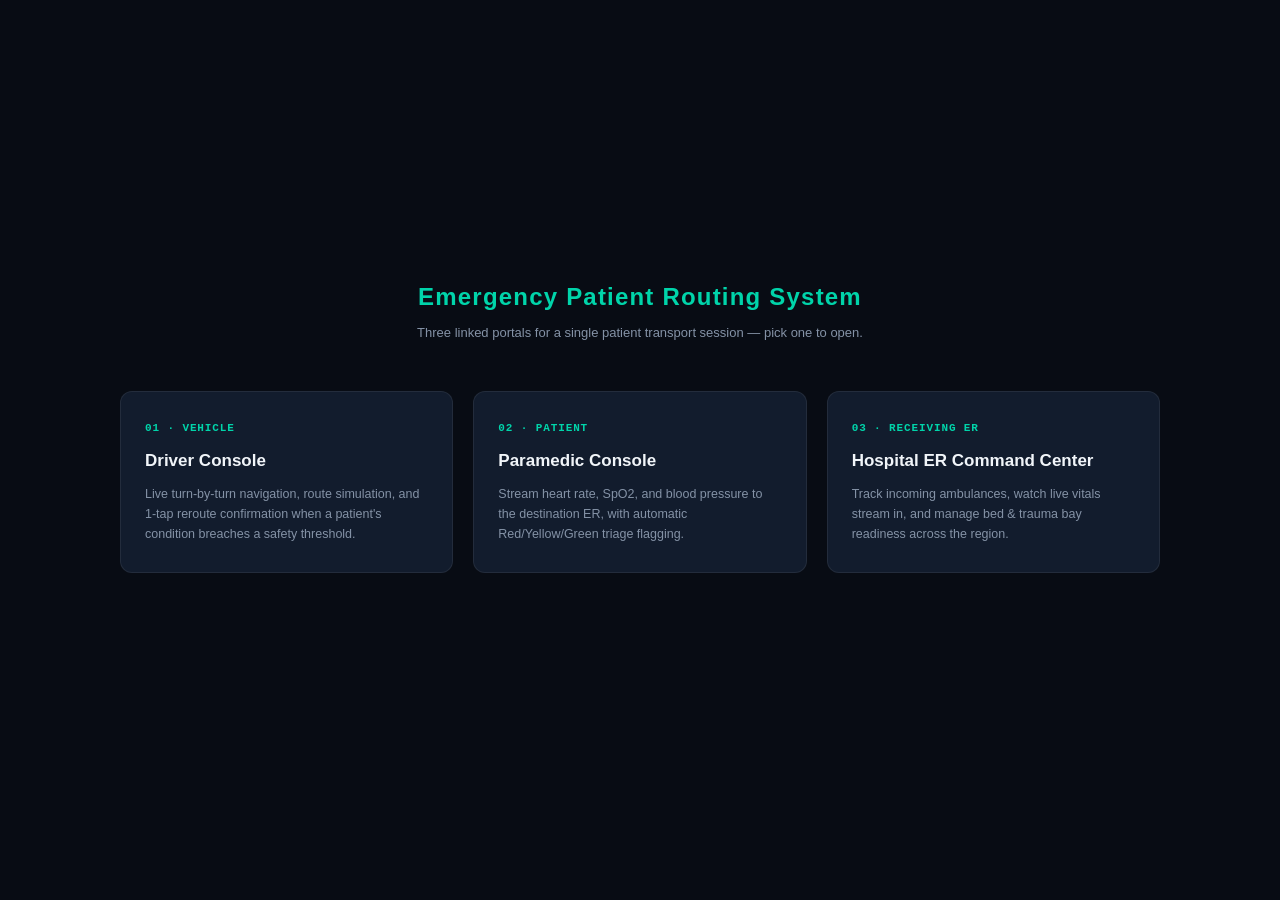
<file: frontend/index.html>
<!DOCTYPE html>
<html lang="en">
<head>
  <meta charset="UTF-8">
  <meta name="viewport" content="width=device-width, initial-scale=1.0">
  <title>Emergency Patient Routing System</title>
  <link rel="stylesheet" href="css/style.css">
</head>
<body>
  <div class="portal-landing">
    <h1 class="portal-title">Emergency Patient Routing System</h1>
    <p class="portal-subtitle">Three linked portals for a single patient transport session — pick one to open.</p>

    <div class="portal-cards-grid">
      <!-- 01 VEHICLE -->
      <a href="driver.html" target="_blank" class="portal-card">
        <div class="card-meta">01 · VEHICLE</div>
        <div class="card-heading">Driver Console</div>
        <div class="card-desc">
          Live turn-by-turn navigation, route simulation, and 1-tap reroute confirmation when a patient's condition breaches a safety threshold.
        </div>
      </a>

      <!-- 02 PATIENT -->
      <a href="paramedic.html" target="_blank" class="portal-card">
        <div class="card-meta">02 · PATIENT</div>
        <div class="card-heading">Paramedic Console</div>
        <div class="card-desc">
          Stream heart rate, SpO2, and blood pressure to the destination ER, with automatic Red/Yellow/Green triage flagging.
        </div>
      </a>

      <!-- 03 RECEIVING ER -->
      <a href="hospital.html" target="_blank" class="portal-card">
        <div class="card-meta">03 · RECEIVING ER</div>
        <div class="card-heading">Hospital ER Command Center</div>
        <div class="card-desc">
          Track incoming ambulances, watch live vitals stream in, and manage bed & trauma bay readiness across the region.
        </div>
      </a>
    </div>
  </div>
</body>
</html>
</file>
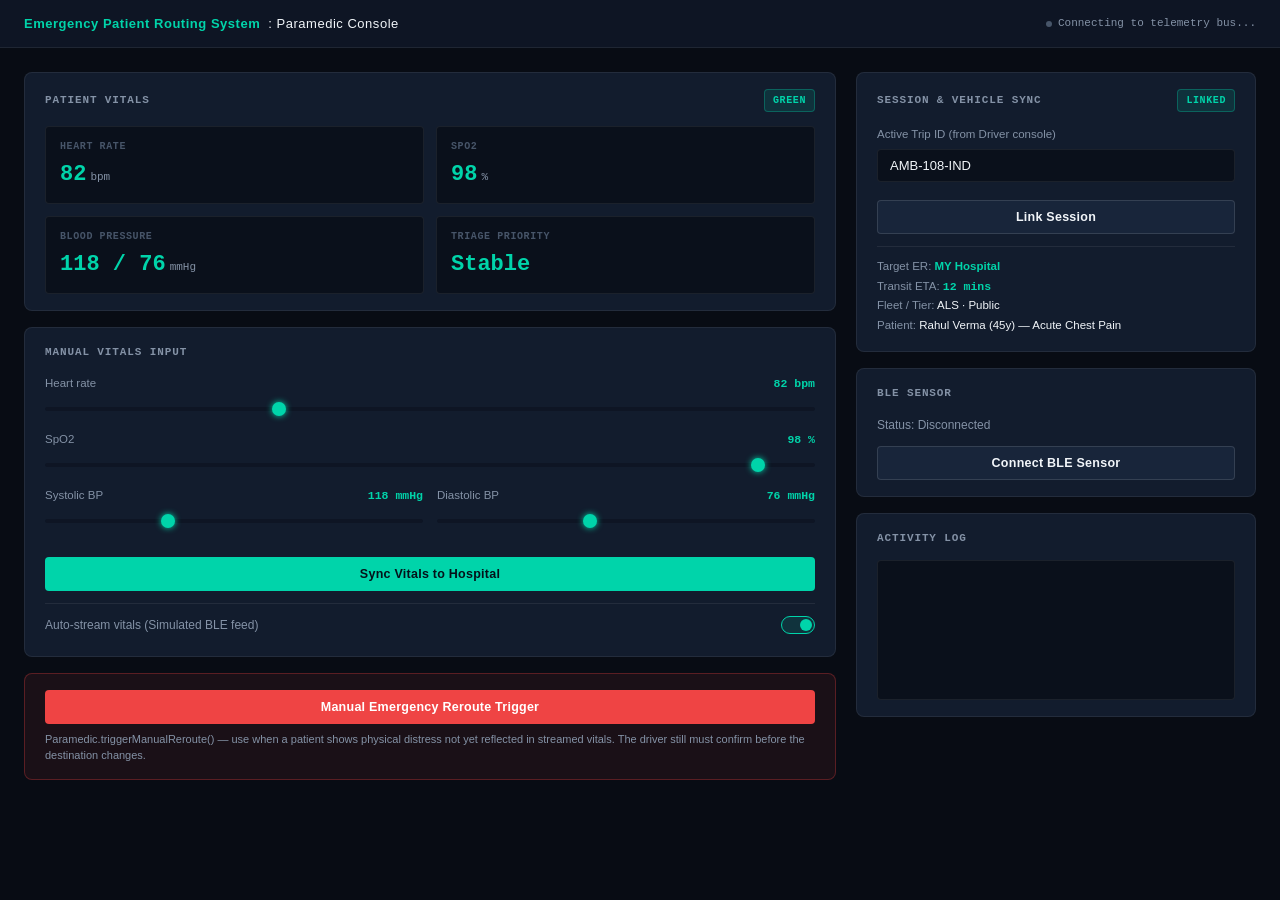
<file: frontend/paramedic.html>
<!DOCTYPE html>
<html lang="en">
<head>
  <meta charset="UTF-8">
  <meta name="viewport" content="width=device-width, initial-scale=1.0">
  <title>Emergency Patient Routing System : Paramedic Console</title>
  <link rel="stylesheet" href="css/style.css">
  <script src="https://cdn.socket.io/4.7.2/socket.io.min.js"></script>
</head>
<body>
  <header class="top-header">
    <div class="brand">
      Emergency Patient Routing System <span>: Paramedic Console</span>
    </div>
    <div id="connection-badge" class="connection-badge">
      Connecting to telemetry bus...
    </div>
  </header>

  <main class="main-wrapper">
    <div class="dashboard-grid">
      <div class="left-panel">
        <div class="card-panel">
          <div class="card-panel-header">
            <span>Patient Vitals</span>
            <span id="triage-badge" class="badge-status">GREEN</span>
          </div>
          <div class="vitals-summary-grid">
            <div class="vital-box">
              <div class="vital-label">Heart Rate</div>
              <div class="vital-val" id="disp-hr">82 <span class="unit">bpm</span></div>
            </div>
            <div class="vital-box">
              <div class="vital-label">SpO2</div>
              <div class="vital-val" id="disp-spo2">98 <span class="unit">%</span></div>
            </div>
            <div class="vital-box">
              <div class="vital-label">Blood Pressure</div>
              <div class="vital-val" id="disp-bp">118 / 76 <span class="unit">mmHg</span></div>
            </div>
            <div class="vital-box">
              <div class="vital-label">Triage Priority</div>
              <div class="vital-val" id="disp-triage">Stable</div>
            </div>
          </div>
        </div>

        <div class="card-panel">
          <div class="card-panel-header">
            <span>Manual Vitals Input</span>
          </div>

          <div class="form-field">
            <div class="input-group-text">
              <span>Heart rate</span>
              <span id="val-slider-hr" class="curr-val">82 bpm</span>
            </div>
            <input type="range" min="40" max="180" value="82" class="range-slider" id="slider-hr">
          </div>

          <div class="form-field">
            <div class="input-group-text">
              <span>SpO2</span>
              <span id="val-slider-spo2" class="curr-val">98 %</span>
            </div>
            <input type="range" min="70" max="100" value="98" class="range-slider" id="slider-spo2">
          </div>

          <div style="display: grid; grid-template-columns: 1fr 1fr; gap: 14px;">
            <div class="form-field">
              <div class="input-group-text">
                <span>Systolic BP</span>
                <span id="val-slider-sbp" class="curr-val">118 mmHg</span>
              </div>
              <input type="range" min="70" max="220" value="118" class="range-slider" id="slider-sbp">
            </div>

            <div class="form-field">
              <div class="input-group-text">
                <span>Diastolic BP</span>
                <span id="val-slider-dbp" class="curr-val">76 mmHg</span>
              </div>
              <input type="range" min="40" max="130" value="76" class="range-slider" id="slider-dbp">
            </div>
          </div>

          <button id="btn-sync-vitals" class="btn btn-primary" style="margin-top: 14px;">
            Sync Vitals to Hospital
          </button>

          <div class="toggle-row" style="margin-top: 12px; border-top: 1px solid var(--border-subtle); padding-top: 12px;">
            <span class="toggle-label">Auto-stream vitals (Simulated BLE feed)</span>
            <label class="switch">
              <input type="checkbox" id="toggle-autostream" checked>
              <span class="slider"></span>
            </label>
          </div>
        </div>

        <div class="card-panel" style="background: rgba(239, 68, 68, 0.08); border-color: rgba(239, 68, 68, 0.3);">
          <button id="btn-manual-reroute" class="btn btn-danger">
            Manual Emergency Reroute Trigger
          </button>
          <p style="font-size: 11px; color: var(--text-muted); margin-top: 8px; line-height: 1.4;">
            Paramedic.triggerManualReroute() — use when a patient shows physical distress not yet reflected in streamed vitals. The driver still must confirm before the destination changes.
          </p>
        </div>
      </div>

      <div class="right-panel">
        <div class="card-panel">
          <div class="card-panel-header">
            <span>Session &amp; Vehicle Sync</span>
            <span id="session-sync-badge" class="badge-status">LINKED</span>
          </div>
          <div class="form-field">
            <label for="trip-id-input">Active Trip ID (from Driver console)</label>
            <input type="text" id="trip-id-input" class="input-text" value="AMB-108-IND" placeholder="e.g. AMB-002913">
          </div>
          <button id="btn-link-session" class="btn btn-dark" style="margin-top: 4px; margin-bottom: 12px;">
            Link Session
          </button>

          <!-- Synchronized Trip Details from Driver -->
          <div style="font-size: 11.5px; color: var(--text-muted); line-height: 1.7; border-top: 1px solid var(--border-subtle); padding-top: 10px;">
            <div>Target ER: <strong style="color: var(--primary);" id="paramedic-dest">MY Hospital</strong></div>
            <div>Transit ETA: <strong style="color: var(--primary); font-family: var(--font-mono);" id="paramedic-eta">12 mins</strong></div>
            <div>Fleet / Tier: <span style="color: var(--text-main);" id="paramedic-tier">ALS · Public</span></div>
            <div>Patient: <span style="color: var(--text-main);" id="paramedic-patient">Rahul Verma (45y) — Acute Chest Pain</span></div>
          </div>
        </div>

        <div class="card-panel">
          <div class="card-panel-header">
            <span>BLE Sensor</span>
          </div>
          <div style="font-size: 12px; color: var(--text-muted); margin-bottom: 12px;" id="sensor-status-label">
            Status: Disconnected
          </div>
          <button id="btn-connect-sensor" class="btn btn-dark">
            Connect BLE Sensor
          </button>
        </div>

        <div class="card-panel">
          <div class="card-panel-header">
            <span>Activity Log</span>
          </div>
          <div id="paramedic-log" class="activity-log-window"></div>
        </div>
      </div>
    </div>
  </main>

  <script src="js/api.js"></script>
  <script src="js/paramedic.js"></script>
</body>
</html>
</file>
<file: frontend/css/style.css>
/* ==========================================================================
   Emergency Patient Routing System (RET-RP)
   Professional Dark Medical & Operations Center Theme
   Clean, Modern, Enterprise Grade — No Emojis, Precise Typography
   ========================================================================== */

:root {
  --bg-body: #080c14;
  --bg-surface: #0e1524;
  --bg-card: #121c2d;
  --bg-card-hover: #17243a;
  --bg-input: #0a101b;

  --border-subtle: rgba(255, 255, 255, 0.07);
  --border-medium: rgba(255, 255, 255, 0.12);
  --border-focus: #00d4aa;

  --primary: #00d4aa;
  --primary-hover: #00b894;
  --primary-glow: rgba(0, 212, 170, 0.25);
  --primary-subtle: rgba(0, 212, 170, 0.12);

  --danger: #ef4444;
  --danger-hover: #dc2626;
  --danger-subtle: rgba(239, 68, 68, 0.15);

  --warning: #f59e0b;
  --warning-subtle: rgba(245, 158, 11, 0.15);

  --info: #38bdf8;
  --info-subtle: rgba(56, 189, 248, 0.12);

  --text-main: #f1f5f9;
  --text-muted: #8492a6;
  --text-dim: #475569;

  --radius-sm: 4px;
  --radius-md: 8px;
  --radius-lg: 12px;

  --font-family: -apple-system, BlinkMacSystemFont, "Segoe UI", Roboto, "Helvetica Neue", Arial, sans-serif;
  --font-mono: "SFMono-Regular", Consolas, "Liberation Mono", Menlo, Courier, monospace;
}

*, *::before, *::after {
  box-sizing: border-box;
  margin: 0;
  padding: 0;
}

body {
  background-color: var(--bg-body);
  color: var(--text-main);
  font-family: var(--font-family);
  font-size: 14px;
  line-height: 1.5;
  min-height: 100vh;
  -webkit-font-smoothing: antialiased;
}

a {
  color: inherit;
  text-decoration: none;
}

/* Header Bar */
.top-header {
  height: 48px;
  background: var(--bg-surface);
  border-bottom: 1px solid var(--border-subtle);
  display: flex;
  align-items: center;
  justify-content: space-between;
  padding: 0 24px;
}

.top-header .brand {
  font-size: 13px;
  font-weight: 600;
  letter-spacing: 0.04em;
  color: var(--primary);
  display: flex;
  align-items: center;
  gap: 8px;
}

.top-header .brand span {
  color: var(--text-main);
  font-weight: 500;
}

.top-header .connection-badge {
  font-size: 11px;
  font-family: var(--font-mono);
  color: var(--text-muted);
  display: flex;
  align-items: center;
  gap: 6px;
}

.top-header .connection-badge::before {
  content: "";
  display: inline-block;
  width: 6px;
  height: 6px;
  border-radius: 50%;
  background: var(--text-dim);
}

.top-header .connection-badge.connected::before {
  background: var(--primary);
  box-shadow: 0 0 8px var(--primary);
}

.top-header .connection-badge.disconnected::before {
  background: var(--danger);
}

/* Layout Containers */
.main-wrapper {
  padding: 24px;
  max-width: 1600px;
  margin: 0 auto;
}

.portal-landing {
  min-height: calc(100vh - 48px);
  display: flex;
  flex-direction: column;
  align-items: center;
  justify-content: center;
  text-align: center;
  padding: 40px 20px;
}

.portal-title {
  font-size: 24px;
  font-weight: 700;
  letter-spacing: 0.05em;
  color: var(--primary);
  margin-bottom: 8px;
}

.portal-subtitle {
  font-size: 13px;
  color: var(--text-muted);
  margin-bottom: 48px;
  max-width: 600px;
}

.portal-cards-grid {
  display: grid;
  grid-template-columns: repeat(3, 1fr);
  gap: 20px;
  max-width: 1040px;
  width: 100%;
}

@media (max-width: 900px) {
  .portal-cards-grid {
    grid-template-columns: 1fr;
  }
}

.portal-card {
  background: var(--bg-card);
  border: 1px solid var(--border-subtle);
  border-radius: var(--radius-lg);
  padding: 28px 24px;
  text-align: left;
  transition: all 0.2s ease-in-out;
  display: flex;
  flex-direction: column;
  cursor: pointer;
}

.portal-card:hover {
  background: var(--bg-card-hover);
  border-color: var(--border-medium);
  transform: translateY(-2px);
  box-shadow: 0 12px 28px rgba(0, 0, 0, 0.4);
}

.portal-card .card-meta {
  font-size: 11px;
  font-family: var(--font-mono);
  font-weight: 600;
  letter-spacing: 0.08em;
  color: var(--primary);
  margin-bottom: 12px;
}

.portal-card .card-heading {
  font-size: 17px;
  font-weight: 600;
  color: var(--text-main);
  margin-bottom: 10px;
}

.portal-card .card-desc {
  font-size: 12.5px;
  line-height: 1.6;
  color: var(--text-muted);
}

/* Card Component */
.card-panel {
  background: var(--bg-card);
  border: 1px solid var(--border-subtle);
  border-radius: var(--radius-md);
  padding: 16px 20px;
  margin-bottom: 16px;
  position: relative;
}

.card-panel-header {
  font-size: 11px;
  font-family: var(--font-mono);
  font-weight: 700;
  letter-spacing: 0.08em;
  text-transform: uppercase;
  color: var(--text-muted);
  margin-bottom: 14px;
  display: flex;
  align-items: center;
  justify-content: space-between;
}

.badge-status {
  padding: 3px 8px;
  font-size: 10px;
  font-weight: 700;
  letter-spacing: 0.06em;
  text-transform: uppercase;
  border-radius: var(--radius-sm);
  background: var(--primary-subtle);
  color: var(--primary);
  border: 1px solid rgba(0, 212, 170, 0.3);
}

.badge-status.red {
  background: var(--danger-subtle);
  color: var(--danger);
  border-color: rgba(239, 68, 68, 0.4);
}

.badge-status.yellow {
  background: var(--warning-subtle);
  color: var(--warning);
  border-color: rgba(245, 158, 11, 0.4);
}

.dashboard-grid {
  display: grid;
  grid-template-columns: 1fr 400px;
  gap: 20px;
}

@media (max-width: 1080px) {
  .dashboard-grid {
    grid-template-columns: 1fr;
  }
}

/* Vitals Summary Grid */
.vitals-summary-grid {
  display: grid;
  grid-template-columns: 1fr 1fr;
  gap: 12px;
}

.vital-box {
  background: var(--bg-input);
  border: 1px solid var(--border-subtle);
  border-radius: var(--radius-sm);
  padding: 12px 14px;
}

.vital-box .vital-label {
  font-size: 10px;
  font-family: var(--font-mono);
  font-weight: 600;
  letter-spacing: 0.06em;
  color: var(--text-dim);
  text-transform: uppercase;
  margin-bottom: 4px;
}

.vital-box .vital-val {
  font-size: 22px;
  font-family: var(--font-mono);
  font-weight: 700;
  color: var(--primary);
  display: flex;
  align-items: baseline;
  gap: 4px;
}

.vital-box .vital-val.red {
  color: var(--danger);
}

.vital-box .vital-val .unit {
  font-size: 11px;
  font-weight: 400;
  color: var(--text-muted);
}

/* Inputs & Sliders */
.form-field {
  margin-bottom: 14px;
}

.form-field label {
  display: block;
  font-size: 11.5px;
  color: var(--text-muted);
  margin-bottom: 6px;
}

.form-field .input-group-text {
  display: flex;
  justify-content: space-between;
  align-items: center;
  font-size: 11.5px;
  color: var(--text-muted);
  margin-bottom: 4px;
}

.form-field .input-group-text .curr-val {
  font-family: var(--font-mono);
  color: var(--primary);
  font-weight: 600;
}

.range-slider {
  -webkit-appearance: none;
  appearance: none;
  width: 100%;
  height: 4px;
  background: var(--bg-surface);
  border-radius: 2px;
  outline: none;
}

.range-slider::-webkit-slider-thumb {
  -webkit-appearance: none;
  appearance: none;
  width: 14px;
  height: 14px;
  border-radius: 50%;
  background: var(--primary);
  cursor: pointer;
  box-shadow: 0 0 6px var(--primary);
}

.range-slider::-moz-range-thumb {
  width: 14px;
  height: 14px;
  border-radius: 50%;
  background: var(--primary);
  cursor: pointer;
  box-shadow: 0 0 6px var(--primary);
}

.input-text, select.input-select {
  width: 100%;
  background: var(--bg-input);
  border: 1px solid var(--border-subtle);
  border-radius: var(--radius-sm);
  padding: 8px 12px;
  color: var(--text-main);
  font-family: inherit;
  font-size: 13px;
  outline: none;
  transition: border-color 0.15s;
}

.input-text:focus, select.input-select:focus {
  border-color: var(--primary);
}

/* Toggle Switch */
.toggle-row {
  display: flex;
  align-items: center;
  justify-content: space-between;
  padding: 6px 0;
}

.toggle-row .toggle-label {
  font-size: 12px;
  color: var(--text-muted);
}

.switch {
  position: relative;
  display: inline-block;
  width: 34px;
  height: 18px;
}

.switch input {
  opacity: 0;
  width: 0;
  height: 0;
}

.slider {
  position: absolute;
  cursor: pointer;
  top: 0;
  left: 0;
  right: 0;
  bottom: 0;
  background-color: var(--bg-surface);
  border: 1px solid var(--border-subtle);
  transition: 0.2s;
  border-radius: 18px;
}

.slider:before {
  position: absolute;
  content: "";
  height: 12px;
  width: 12px;
  left: 2px;
  bottom: 2px;
  background-color: var(--text-dim);
  transition: 0.2s;
  border-radius: 50%;
}

input:checked + .slider {
  background-color: var(--primary-subtle);
  border-color: var(--primary);
}

input:checked + .slider:before {
  transform: translateX(16px);
  background-color: var(--primary);
}

/* Buttons */
.btn {
  display: inline-flex;
  align-items: center;
  justify-content: center;
  gap: 8px;
  padding: 9px 16px;
  font-family: inherit;
  font-size: 12.5px;
  font-weight: 600;
  letter-spacing: 0.02em;
  border-radius: var(--radius-sm);
  border: 1px solid transparent;
  cursor: pointer;
  transition: all 0.15s ease;
  width: 100%;
}

.btn-primary {
  background: var(--primary);
  color: #04121a;
}

.btn-primary:hover {
  background: var(--primary-hover);
}

.btn-danger {
  background: var(--danger);
  color: #fff;
}

.btn-danger:hover {
  background: var(--danger-hover);
}

.btn-outline {
  background: transparent;
  border-color: var(--border-medium);
  color: var(--text-main);
}

.btn-outline:hover {
  background: var(--bg-surface);
  border-color: var(--text-muted);
}

.btn-dark {
  background: #18253a;
  border-color: var(--border-medium);
  color: var(--text-main);
}

.btn-dark:hover {
  background: #20314d;
}

/* Logs */
.activity-log-window {
  background: var(--bg-input);
  border: 1px solid var(--border-subtle);
  border-radius: var(--radius-sm);
  height: 140px;
  overflow-y: auto;
  padding: 8px 12px;
  font-family: var(--font-mono);
  font-size: 11px;
  color: var(--text-muted);
}

.activity-log-entry {
  padding: 3px 0;
  display: flex;
  gap: 8px;
  border-bottom: 1px solid rgba(255, 255, 255, 0.03);
}

.activity-log-entry .time {
  color: var(--text-dim);
  flex-shrink: 0;
}

.activity-log-entry .message {
  color: var(--text-main);
}

.activity-log-entry.red .message {
  color: var(--danger);
}

.activity-log-entry.teal .message {
  color: var(--primary);
}

/* Map Container */
.map-container {
  width: 100%;
  height: 540px;
  border-radius: var(--radius-sm);
  border: 1px solid var(--border-subtle);
  background: var(--bg-input);
  overflow: hidden;
  position: relative;
}

.leaflet-tile-pane {
  filter: brightness(0.7) invert(1) contrast(3) hue-rotate(200deg) saturate(0.35);
}

/* Reroute Modal */
.modal-overlay {
  position: fixed;
  top: 0;
  left: 0;
  right: 0;
  bottom: 0;
  background: rgba(4, 8, 14, 0.85);
  backdrop-filter: blur(4px);
  display: flex;
  align-items: center;
  justify-content: center;
  z-index: 9999;
}

.modal-overlay.hidden {
  display: none;
}

.reroute-modal-card {
  background: var(--bg-card);
  border: 1px solid var(--danger);
  border-radius: var(--radius-md);
  width: 480px;
  max-width: 90vw;
  padding: 24px;
  box-shadow: 0 0 40px rgba(239, 68, 68, 0.25);
}

.reroute-modal-card .alert-tag {
  display: inline-block;
  font-size: 10px;
  font-family: var(--font-mono);
  font-weight: 700;
  letter-spacing: 0.08em;
  color: var(--danger);
  background: var(--danger-subtle);
  border: 1px solid var(--danger);
  padding: 2px 8px;
  border-radius: 3px;
  margin-bottom: 12px;
}

.reroute-modal-card .alert-title {
  font-size: 17px;
  font-weight: 700;
  color: var(--text-main);
  margin-bottom: 8px;
}

.reroute-modal-card .alert-desc {
  font-size: 13px;
  color: var(--text-muted);
  line-height: 1.5;
  margin-bottom: 18px;
}

.reroute-modal-card .detail-box {
  background: var(--bg-input);
  border: 1px solid var(--border-subtle);
  border-radius: var(--radius-sm);
  padding: 12px;
  margin-bottom: 20px;
}

.reroute-modal-card .detail-row {
  display: flex;
  justify-content: space-between;
  font-size: 12px;
  margin-bottom: 6px;
}

.reroute-modal-card .detail-row .lbl {
  color: var(--text-dim);
}

.reroute-modal-card .detail-row .val {
  font-weight: 600;
  color: var(--primary);
  font-family: var(--font-mono);
}

.modal-actions-grid {
  display: grid;
  grid-template-columns: 1fr 1fr;
  gap: 12px;
}
</file>
